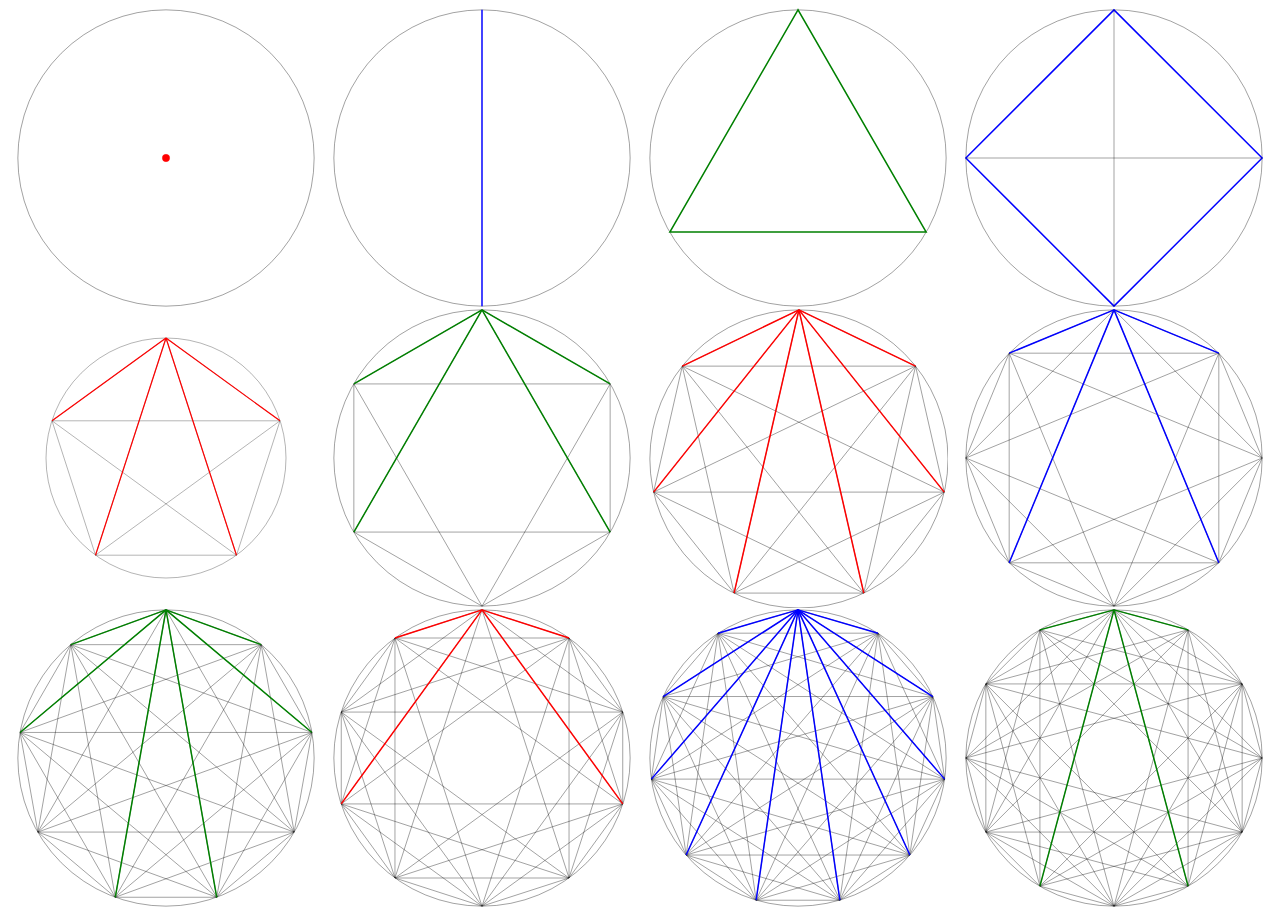
<file: index.html>
<!DOCTYPE html>
<html lang="en">
<head>
  <meta charset="UTF-8">
  <meta name="viewport" content="width=device-width, initial-scale=1.0">
  <title>EA-SVG</title>
  <!-- <link rel="stylesheet" href="hermetica.css"> -->
  <!-- <link rel="stylesheet" href="styles.css"> -->
  <base target="_parent">
  <style>
    object {
      overflow: hidden;
      height: auto;
    }
    #circles {
      display: flex;
      flex-wrap: wrap;
      justify-content: space-around;
    }
    #circles object {
      /* border: 1px solid black; */
      max-height: 60vh;
      width: 300px;
    }
    #rays {
      display: flex;
      justify-content: space-around;
    }
    #rays object {
      width: 30%;
    }
  </style>
</head>
<body>

<!-- <form id="choices" name="choices">
<fieldset data-role="controlgroup">
  <legend>Map options:</legend>

  <input type="radio" name="mapChoice" id="rays-button" value="choice-1" checked="checked">
  <label for="rays-button">Seven rays</label>

  <input type="radio" name="mapChoice" id="planets-button" value="choice-2">
  <label for="planets-button">Sacred planets</label>

  <input type="radio" name="mapChoice" id="nonsacred-button" value="choice-3">
  <label for="nonsacred-button">Non-sacred planets</label>
</fieldset>
</form> -->

<!-- <br>

<p class="astro">abcdefghijklmno<br>pqrstuvwxyz<br>1234567890</p>
<p class="astro">ABCDEFGHIJKLMNO<br>PQRSTUVWXYZ</p>

<br> -->


<!-- 
  set width to less than 600px for portrait mode (svg js kicks in)
  set width to larger than 600px for landscape mode 
-->

<!-- <object data="triangles/first.svg"></object>
<object width="188px" data="triangles/first.svg"></object>
<img src="triangles/ray1-triangle.png"> -->

<section id="circles">
<!-- <object type="image/svg+xml" data="triangles/first.svg"></object> -->
  <object type="image/svg+xml" data="circles/conjunction.svg"></object>
  <object type="image/svg+xml" data="circles/opposition.svg"></object>
  <object type="image/svg+xml" data="circles/trine.svg"></object>
  <object type="image/svg+xml" data="circles/square.svg"></object>
  <object type="image/svg+xml" data="circles/quintile.svg"></object>
  <object type="image/svg+xml" data="circles/sextile.svg"></object>
  <object type="image/svg+xml" data="circles/septile.svg"></object>
  <object type="image/svg+xml" data="circles/octile.svg"></object>
  <object type="image/svg+xml" data="circles/novile.svg"></object>
  <object type="image/svg+xml" data="circles/decile.svg"></object>
  <object type="image/svg+xml" data="circles/hendecile.svg"></object>
  <object type="image/svg+xml" data="circles/dodecile.svg"></object>
</section>


<!-- <section id="rays">
  <object id="diagram" type="image/svg+xml" data="rays-V.svg"></object>
  <object id="diagram" type="image/svg+xml" data="non-sacreds-V.svg"></object>
  <object id="diagram" type="image/svg+xml" data="sacred-planets-V.svg"></object>
</section> -->

<!-- 
<object id="diagram" type="image/svg+xml" data="rays-H.svg"></object>

<object id="diagram" width="400" type="image/svg+xml" data="rays-H.svg"></object>

<object id="diagram" width="700" type="image/svg+xml" data="rays-H.svg"></object>

<object id="diagram" width="100%" type="image/svg+xml" data="rays-H.svg"></object> -->


<!-- <script>
  window.onload = function() {
    const obje = document.getElementById("diagram");
    const svgDoc = obje.contentDocument;
    svgDoc.querySelector(".ray-2-non-sun").style.fill = "yellow";
  };
</script> -->



<!-- <br>
<br>

<span class="hermetica-A007-scorpio"></span> -->


<!-- <script src="scripts.js"></script> -->
</body>
</html>
</file>
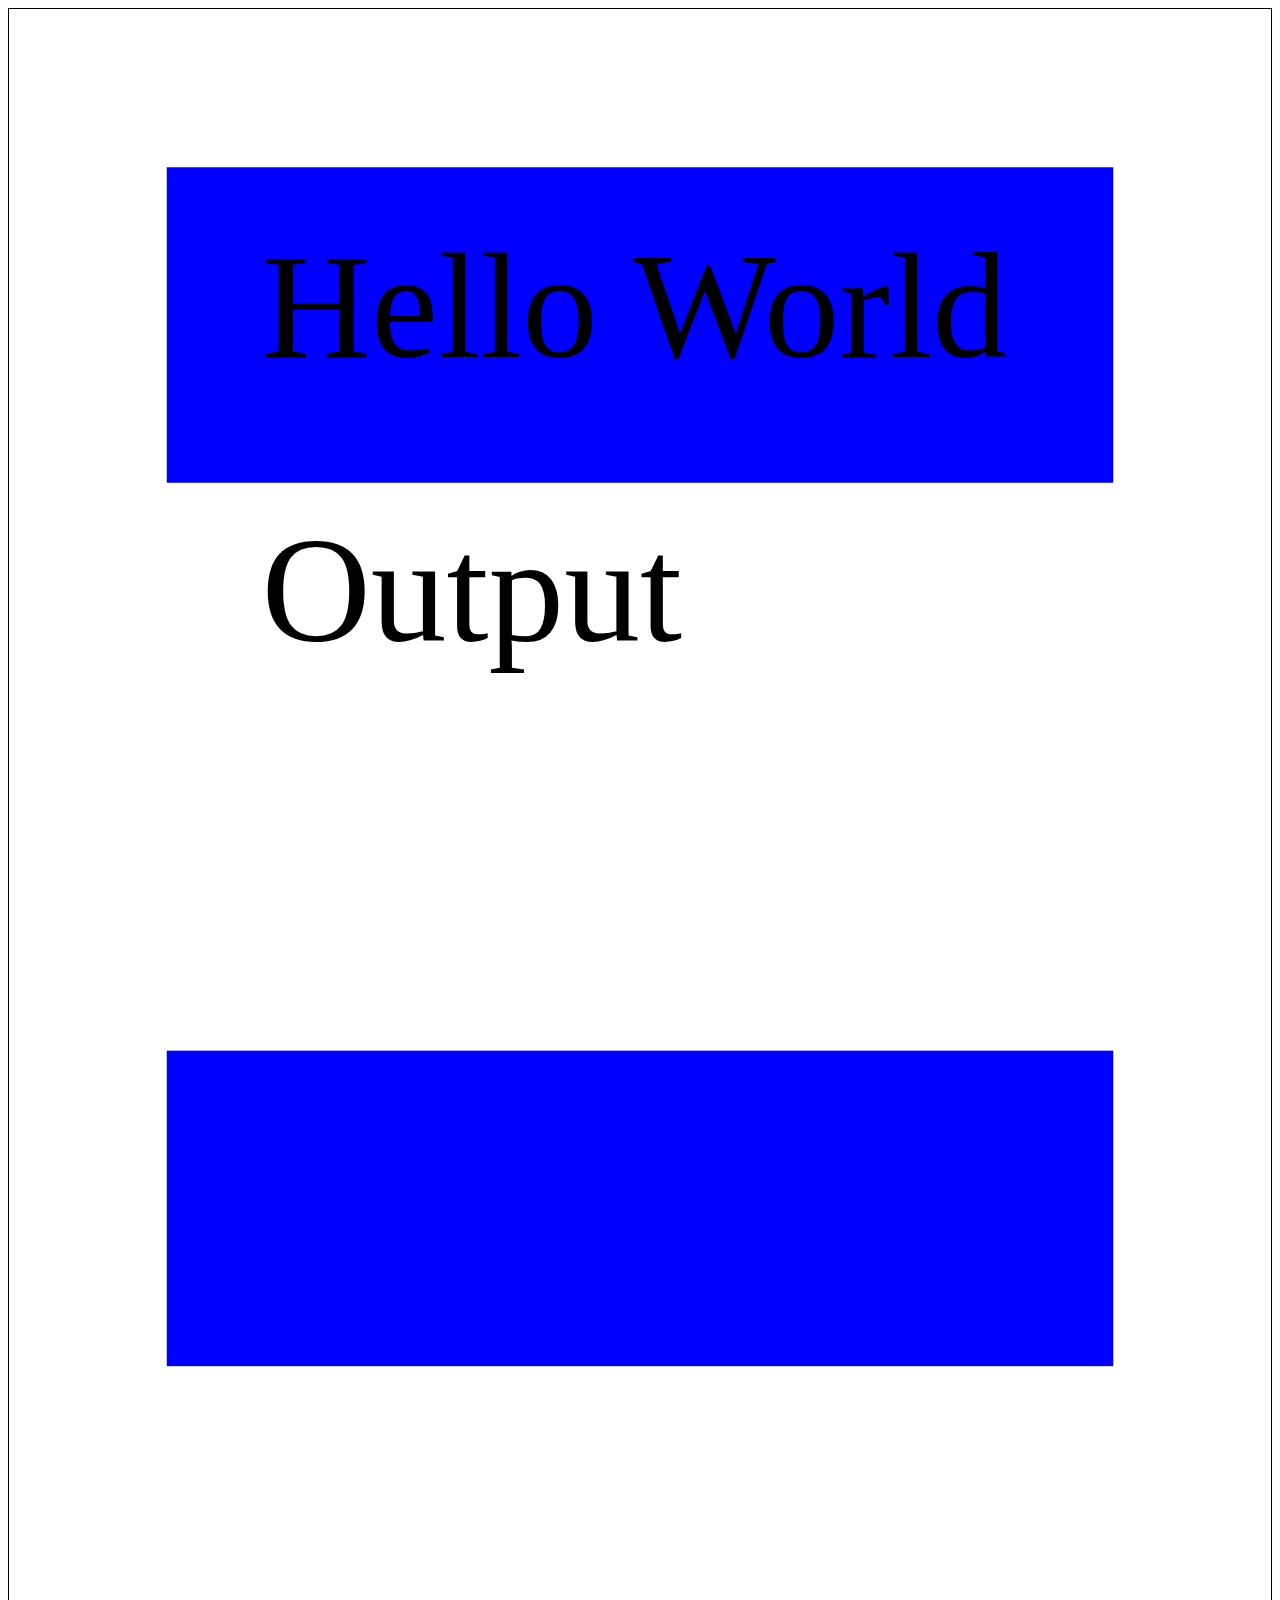
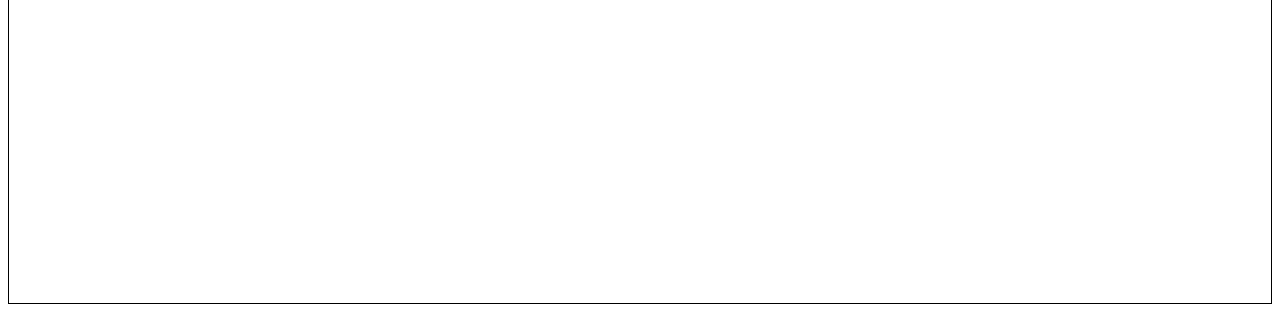
<file: demo.html>
<!DOCTYPE html>
<html lang="en">
<head>
  <meta charset="UTF-8">
  <meta name="viewport" content="width=device-width, initial-scale=1.0">
  <title>SVG-Demo</title>
</head>
<body>


  <object data="demo.svg"></object>


</body>
</html>
</file>
<file: hermetica.css>
@font-face {
  font-family: 'Hermetica';
  src:  url('fonts/Hermetica.eot?bmiu5m');
  src:  url('fonts/Hermetica.eot?bmiu5m#iefix') format('embedded-opentype'),
    url('fonts/Hermetica.ttf?bmiu5m') format('truetype'),
    url('fonts/Hermetica.woff?bmiu5m') format('woff'),
    url('fonts/Hermetica.svg?bmiu5m#Hermetica') format('svg');
  font-weight: normal;
  font-style: normal;
}

[class^="hermetica-"], [class*=" hermetica-"] {
  font-family: 'Hermetica' !important;
  speak: none;
  font-style: normal;
  font-weight: normal;
  font-variant: normal;
  text-transform: none;
  line-height: 1;
  -webkit-font-smoothing: antialiased;
  -moz-osx-font-smoothing: grayscale;
}

.hermetica-R000-scientology_symbol:before {
  content: "\e900";
}
.hermetica-R001-scientology_cross:before {
  content: "\e902";
}
.hermetica-R002-dianetics:before {
  content: "\e903";
}
.hermetica-R003-infinite_dianetics:before {
  content: "\e904";
}
.hermetica-R004-operating_thetan:before {
  content: "\e905";
}
.hermetica-R005-church_of_spiritual_technology:before {
  content: "\e906";
}
.hermetica-R006-raelian_star:before {
  content: "\e907";
}
.hermetica-R007-raelian_star_alt:before {
  content: "\e908";
}
.hermetica-Q000-dry_town:before {
  content: "\e909";
}
.hermetica-Q001-arrested_on_site:before {
  content: "\e90a";
}
.hermetica-Q002-police_active:before {
  content: "\e90b";
}
.hermetica-Q003-crime_committed:before {
  content: "\e90c";
}
.hermetica-Q004-dishonest_person:before {
  content: "\e90d";
}
.hermetica-Q005-barking_dog:before {
  content: "\e90e";
}
.hermetica-Q006-gentleman_lives_here:before {
  content: "\e90f";
}
.hermetica-Q007-this_way:before {
  content: "\e910";
}
.hermetica-Q008-dont_go_this_way:before {
  content: "\e911";
}
.hermetica-Q009-handouts:before {
  content: "\e912";
}
.hermetica-Q010-good_road:before {
  content: "\e913";
}
.hermetica-Q011-owner_is_in:before {
  content: "\e914";
}
.hermetica-Q012-owner_is_out:before {
  content: "\e915";
}
.hermetica-Q013-dangerous_neighborhood:before {
  content: "\e916";
}
.hermetica-Q014-jail:before {
  content: "\e917";
}
.hermetica-Q015-man_with_gun:before {
  content: "\e918";
}
.hermetica-Q016-this_is_the_place:before {
  content: "\e919";
}
.hermetica-Q017-ill_tempered_man:before {
  content: "\e91a";
}
.hermetica-Q018-a_beating_awaits:before {
  content: "\e91b";
}
.hermetica-Q019-food_for_work:before {
  content: "\e91c";
}
.hermetica-Q020-policeman:before {
  content: "\e91d";
}
.hermetica-Q021-keep_quiet:before {
  content: "\e91e";
}
.hermetica-Q022-hold_your_tongue:before {
  content: "\e91f";
}
.hermetica-Q023-bad_water:before {
  content: "\e920";
}
.hermetica-Q024-kind_old_lady:before {
  content: "\e921";
}
.hermetica-P000-lemniscate:before {
  content: "\e922";
}
.hermetica-P001-lemniscate_interlaced:before {
  content: "\e923";
}
.hermetica-P002-international_prohibition_symbol:before {
  content: "\e924";
}
.hermetica-P003-club:before {
  content: "\e925";
}
.hermetica-P004-heart:before {
  content: "\e926";
}
.hermetica-P005-spade:before {
  content: "\e927";
}
.hermetica-P006-diamond:before {
  content: "\e928";
}
.hermetica-P007-peace_sign:before {
  content: "\e929";
}
.hermetica-P008-asterisk:before {
  content: "\e92a";
}
.hermetica-P009-fleur_de_lis:before {
  content: "\e901";
}
.hermetica-P010-hammer_and_sickle:before {
  content: "\e92b";
}
.hermetica-P011-tudor_rose:before {
  content: "\e92c";
}
.hermetica-P012-gordian_knot:before {
  content: "\e92d";
}
.hermetica-P013-biohazard:before {
  content: "\e92e";
}
.hermetica-P014-recycle:before {
  content: "\e92f";
}
.hermetica-P015-quincunx:before {
  content: "\e930";
}
.hermetica-P016-red_cross:before {
  content: "\e931";
}
.hermetica-P017-currency:before {
  content: "\e932";
}
.hermetica-P018-standby:before {
  content: "\e933";
}
.hermetica-P019-wifi:before {
  content: "\e934";
}
.hermetica-P020-bluetooth:before {
  content: "\e935";
}
.hermetica-P021-intersex:before {
  content: "\e936";
}
.hermetica-P022-transgender:before {
  content: "\e937";
}
.hermetica-P023-international_symbol_of_access:before {
  content: "\e938";
}
.hermetica-P024-love_symbol_no_2:before {
  content: "\e939";
}
.hermetica-P025-owl_cave:before {
  content: "\e93a";
}
.hermetica-P026-whirling_log:before {
  content: "\e93b";
}
.hermetica-P027-zia:before {
  content: "\e93c";
}
.hermetica-P028-healers_hand:before {
  content: "\e93d";
}
.hermetica-P029-uname:before {
  content: "\e93e";
}
.hermetica-P030-hunab_ku:before {
  content: "\e93f";
}
.hermetica-P031-thunderbird:before {
  content: "\e940";
}
.hermetica-P032-great_spirit:before {
  content: "\e941";
}
.hermetica-P033-hope:before {
  content: "\e942";
}
.hermetica-O000-square_and_compass:before {
  content: "\ec03";
}
.hermetica-O001-triple_tau:before {
  content: "\ec04";
}
.hermetica-O002-masonic_trowel:before {
  content: "\ec05";
}
.hermetica-O003-mason_mark:before {
  content: "\ec06";
}
.hermetica-O004-mason_mark_alt:before {
  content: "\ec07";
}
.hermetica-O005-mason_mark_alt_2:before {
  content: "\ec08";
}
.hermetica-O006-mason_mark_alt_3:before {
  content: "\ec09";
}
.hermetica-O007-mason_mark_alt_4:before {
  content: "\ec0a";
}
.hermetica-O008-mason_mark_alt_5:before {
  content: "\ec0b";
}
.hermetica-O009-mason_mark_alt_6:before {
  content: "\ec0c";
}
.hermetica-O010-mason_mark_alt_7:before {
  content: "\ec0d";
}
.hermetica-P034-borromean_hexagram:before {
  content: "\e943";
}
.hermetica-N000-processean_cross:before {
  content: "\e944";
}
.hermetica-N001-psychick_cross:before {
  content: "\e945";
}
.hermetica-N002-mormon_choose_the_right:before {
  content: "\e946";
}
.hermetica-N003-ek_symbol:before {
  content: "\e947";
}
.hermetica-N004-hand_of_eris:before {
  content: "\e948";
}
.hermetica-N005-discordian_mandala:before {
  content: "\e949";
}
.hermetica-N006-church_of_body_modification:before {
  content: "\e94a";
}
.hermetica-N007-dudeism:before {
  content: "\e94b";
}
.hermetica-N008-brahma_kumaris:before {
  content: "\e94c";
}
.hermetica-N009-rerikhism:before {
  content: "\e94d";
}
.hermetica-N010-tiandism:before {
  content: "\e94e";
}
.hermetica-N011-synanon:before {
  content: "\e94f";
}
.hermetica-N012-cross_of_questioning:before {
  content: "\e950";
}
.hermetica-N013-open_source_judaism:before {
  content: "\e951";
}
.hermetica-N014-branch_davidian_star:before {
  content: "\e952";
}
.hermetica-N015-church_of_the_flying_spaghetti_monster:before {
  content: "\e953";
}
.hermetica-N016-transhumanism:before {
  content: "\e954";
}
.hermetica-N017-yoism:before {
  content: "\e955";
}
.hermetica-N018-deist_cross:before {
  content: "\e956";
}
.hermetica-N019-sinister_order_of_nine_angles:before {
  content: "\e957";
}
.hermetica-N020-order_of_nine_angles_cross:before {
  content: "\e958";
}
.hermetica-N021-golden_dawn_peoples_association:before {
  content: "\e959";
}
.hermetica-N022-veganarchy:before {
  content: "\e95a";
}
.hermetica-N023-anarchy:before {
  content: "\e95b";
}
.hermetica-N024-anarchism:before {
  content: "\e95c";
}
.hermetica-N025-symbionese_liberation_army:before {
  content: "\e95d";
}
.hermetica-N026-fatherland_and_liberty_national_front:before {
  content: "\e95e";
}
.hermetica-N027-femen:before {
  content: "\e95f";
}
.hermetica-N028-alcoholics_anonymous:before {
  content: "\e960";
}
.hermetica-N029-nihilism:before {
  content: "\e961";
}
.hermetica-N030-therianthropy:before {
  content: "\e962";
}
.hermetica-N031-phi_paw:before {
  content: "\e963";
}
.hermetica-N032-sphere_of_deiwos:before {
  content: "\e964";
}
.hermetica-M000-khanda:before {
  content: "\e965";
}
.hermetica-M001-ik_onkar:before {
  content: "\e966";
}
.hermetica-M002-star_of_lakshmi:before {
  content: "\e967";
}
.hermetica-M003-aum:before {
  content: "\e968";
}
.hermetica-M004-srivatsa:before {
  content: "\e969";
}
.hermetica-M005-dharmachakra:before {
  content: "\e96a";
}
.hermetica-M006-gaurmatsya:before {
  content: "\e96b";
}
.hermetica-M007-shankha:before {
  content: "\e96c";
}
.hermetica-M008-padma:before {
  content: "\e96d";
}
.hermetica-M009-bumpa:before {
  content: "\e96e";
}
.hermetica-M010-chataratna:before {
  content: "\e96f";
}
.hermetica-M011-dhvaja:before {
  content: "\e970";
}
.hermetica-M012-vajra:before {
  content: "\e971";
}
.hermetica-M013-vajra_double:before {
  content: "\e972";
}
.hermetica-M014-kartika:before {
  content: "\e973";
}
.hermetica-M015-gankyil:before {
  content: "\e974";
}
.hermetica-M016-taegeuk:before {
  content: "\e975";
}
.hermetica-M017-chondogyo:before {
  content: "\e976";
}
.hermetica-M018-taijitu:before {
  content: "\e977";
}
.hermetica-M019-mitsudomoe:before {
  content: "\e978";
}
.hermetica-M020-kikumon:before {
  content: "\e979";
}
.hermetica-M021-torii:before {
  content: "\e97a";
}
.hermetica-M022-hundun:before {
  content: "\e97b";
}
.hermetica-M023-yiguandao:before {
  content: "\e97c";
}
.hermetica-M024-kun:before {
  content: "\e97d";
}
.hermetica-M025-gen:before {
  content: "\e97e";
}
.hermetica-M026-kan:before {
  content: "\e97f";
}
.hermetica-M027-xun:before {
  content: "\e980";
}
.hermetica-M028-zhen:before {
  content: "\e981";
}
.hermetica-M029-li:before {
  content: "\e982";
}
.hermetica-M030-dui:before {
  content: "\e983";
}
.hermetica-M031-qian:before {
  content: "\e984";
}
.hermetica-M032-lu:before {
  content: "\e985";
}
.hermetica-M033-daesun_jinrihoe:before {
  content: "\e986";
}
.hermetica-M034-yamabishi:before {
  content: "\e987";
}
.hermetica-M035-svastika:before {
  content: "\e988";
}
.hermetica-L000-baal:before {
  content: "\e989";
}
.hermetica-L001-inanna:before {
  content: "\e98a";
}
.hermetica-L002-munus:before {
  content: "\e98b";
}
.hermetica-L003-anu:before {
  content: "\e98c";
}
.hermetica-L004-shamash:before {
  content: "\e98d";
}
.hermetica-L005-sebitti:before {
  content: "\e98e";
}
.hermetica-L006-staff_of_ishkur:before {
  content: "\e98f";
}
.hermetica-L007-ninkhursag:before {
  content: "\e990";
}
.hermetica-L008-nusku:before {
  content: "\e991";
}
.hermetica-L009-bahai_star:before {
  content: "\e992";
}
.hermetica-L010-star_and_crescent:before {
  content: "\e993";
}
.hermetica-L011-barakat_mohammed:before {
  content: "\e994";
}
.hermetica-L012-khatim:before {
  content: "\e995";
}
.hermetica-L013-rub_el_hizb:before {
  content: "\e996";
}
.hermetica-L014-chamsa:before {
  content: "\e997";
}
.hermetica-L015-chamsa_alt:before {
  content: "\e998";
}
.hermetica-L016-etz_chaiim:before {
  content: "\e999";
}
.hermetica-L017-menorah:before {
  content: "\e99a";
}
.hermetica-L018-magen_david:before {
  content: "\e99b";
}
.hermetica-L019-asheret_hadibroth:before {
  content: "\e99c";
}
.hermetica-L020-torah:before {
  content: "\e99d";
}
.hermetica-L021-shofar:before {
  content: "\e99e";
}
.hermetica-L022-merkaba:before {
  content: "\e99f";
}
.hermetica-L023-yaz:before {
  content: "\e9a0";
}
.hermetica-L024-berber_evil_eye:before {
  content: "\e9a1";
}
.hermetica-L025-berber_crow:before {
  content: "\e9a2";
}
.hermetica-L026-berber_spider:before {
  content: "\e9a3";
}
.hermetica-L027-arevakhach:before {
  content: "\e9a4";
}
.hermetica-L028-ingush_solar_emblem:before {
  content: "\e9a5";
}
.hermetica-L029-druze_star:before {
  content: "\e9a6";
}
.hermetica-K000-ankh:before {
  content: "\e9a7";
}
.hermetica-K001-khephra:before {
  content: "\e9a8";
}
.hermetica-K002-uraeus:before {
  content: "\e9a9";
}
.hermetica-K003-wedjat:before {
  content: "\e9aa";
}
.hermetica-K004-djed:before {
  content: "\e9ab";
}
.hermetica-K005-djew:before {
  content: "\e9ac";
}
.hermetica-K006-akhet:before {
  content: "\e9ad";
}
.hermetica-K007-ieb:before {
  content: "\e9ae";
}
.hermetica-K008-shen:before {
  content: "\e9af";
}
.hermetica-K009-shut:before {
  content: "\e9b0";
}
.hermetica-K010-sa:before {
  content: "\e9b1";
}
.hermetica-K011-amenta:before {
  content: "\e9b2";
}
.hermetica-K012-was:before {
  content: "\e9b3";
}
.hermetica-K013-ka:before {
  content: "\e9b4";
}
.hermetica-K014-seba:before {
  content: "\e9b5";
}
.hermetica-K015-duat:before {
  content: "\e9b6";
}
.hermetica-K016-neter:before {
  content: "\e9b7";
}
.hermetica-K017-sema:before {
  content: "\e9b8";
}
.hermetica-K018-sedge:before {
  content: "\e9b9";
}
.hermetica-K019-ha:before {
  content: "\e9ba";
}
.hermetica-K020-menat:before {
  content: "\e9bb";
}
.hermetica-K021-crook_and_flail:before {
  content: "\e9bc";
}
.hermetica-K022-tyet:before {
  content: "\e9bd";
}
.hermetica-J000-solomons_knot:before {
  content: "\e9be";
}
.hermetica-J001-quadruple_solomons_knot:before {
  content: "\e9bf";
}
.hermetica-J002-caduceus:before {
  content: "\e9c0";
}
.hermetica-J003-rod_of_asclepius:before {
  content: "\e9c1";
}
.hermetica-J004-labrys:before {
  content: "\e9c2";
}
.hermetica-J005-meandros:before {
  content: "\e9c3";
}
.hermetica-J006-meandros_small:before {
  content: "\e9c4";
}
.hermetica-J007-meandros_inverted:before {
  content: "\e9c5";
}
.hermetica-J008-meandros_double:before {
  content: "\e9c6";
}
.hermetica-J009-labyrinth:before {
  content: "\e9c7";
}
.hermetica-J010-hercules_knot:before {
  content: "\e9c8";
}
.hermetica-J011-orphic_egg:before {
  content: "\e9c9";
}
.hermetica-J012-oroboros:before {
  content: "\e9ca";
}
.hermetica-J013-tetraktys:before {
  content: "\e9cb";
}
.hermetica-J014-bowl_of_hygeia:before {
  content: "\e9cc";
}
.hermetica-J015-mano_fico:before {
  content: "\e9cd";
}
.hermetica-J016-strophalos:before {
  content: "\e9ce";
}
.hermetica-J017-tanit:before {
  content: "\e9cf";
}
.hermetica-J018-vergina_sol:before {
  content: "\e9d0";
}
.hermetica-J019-triangle_of_pythagoras:before {
  content: "\e9d1";
}
.hermetica-J020-pythagorean_pentacle:before {
  content: "\e9d2";
}
.hermetica-J021-gnostic_sun_sigil:before {
  content: "\e9d3";
}
.hermetica-J022-gnostic_serpent_wheel:before {
  content: "\e9d4";
}
.hermetica-J023-golden_spiral:before {
  content: "\e9d5";
}
.hermetica-J024-fasces:before {
  content: "\e9d6";
}
.hermetica-J025-rosa_camuna:before {
  content: "\e9d7";
}
.hermetica-J026-religio_romana:before {
  content: "\e9d8";
}
.hermetica-I000-druid_sigil:before {
  content: "\e9d9";
}
.hermetica-I001-awen:before {
  content: "\e9da";
}
.hermetica-I002-wheel_of_taranis:before {
  content: "\e9db";
}
.hermetica-I003-triquetra:before {
  content: "\e9dc";
}
.hermetica-I004-triquetra_alt:before {
  content: "\e9dd";
}
.hermetica-I005-interlaced_triquetra:before {
  content: "\e9de";
}
.hermetica-I006-triskelion:before {
  content: "\e9df";
}
.hermetica-I007-triskelion_alt:before {
  content: "\e9e0";
}
.hermetica-I008-triple_spiral:before {
  content: "\e9e1";
}
.hermetica-I009-double_spiral:before {
  content: "\e9e2";
}
.hermetica-I010-double_spiral_alt:before {
  content: "\e9e3";
}
.hermetica-I011-trilithion:before {
  content: "\e9e4";
}
.hermetica-I012-celtic_cross:before {
  content: "\e9e5";
}
.hermetica-I013-samhain:before {
  content: "\e9e6";
}
.hermetica-I014-yule:before {
  content: "\e9e7";
}
.hermetica-I015-imbolc:before {
  content: "\e9e8";
}
.hermetica-I016-ostara:before {
  content: "\e9e9";
}
.hermetica-I017-beltane:before {
  content: "\e9ea";
}
.hermetica-I018-lithe:before {
  content: "\e9eb";
}
.hermetica-I019-lammas:before {
  content: "\e9ec";
}
.hermetica-I020-mabon:before {
  content: "\e9ed";
}
.hermetica-I021-dara_knot:before {
  content: "\e9ee";
}
.hermetica-I022-infinite_cross:before {
  content: "\e9ef";
}
.hermetica-I023-bowen_cross:before {
  content: "\e9f0";
}
.hermetica-I024-lovers_knot_interlaced:before {
  content: "\e9f1";
}
.hermetica-I025-shield_knot_interlaced:before {
  content: "\e9f2";
}
.hermetica-I026-lauburu:before {
  content: "\e9f3";
}
.hermetica-I027-shamrock:before {
  content: "\e9f4";
}
.hermetica-H000-fern_flower:before {
  content: "\e9f5";
}
.hermetica-H001-perkonkrusts:before {
  content: "\e9f6";
}
.hermetica-H002-perkonkrusts_alt:before {
  content: "\e9f7";
}
.hermetica-H003-perkonkrusts_alt_2:before {
  content: "\e9f8";
}
.hermetica-H004-perkonkrusts_alt_3:before {
  content: "\e9f9";
}
.hermetica-H005-ugunskrusts:before {
  content: "\e9fa";
}
.hermetica-H006-menes:before {
  content: "\e9fb";
}
.hermetica-H007-dziviba:before {
  content: "\e9fc";
}
.hermetica-H008-dubultkrusts:before {
  content: "\e9fd";
}
.hermetica-H009-kolard:before {
  content: "\e9fe";
}
.hermetica-H010-ozolins:before {
  content: "\e9ff";
}
.hermetica-H011-maraskrusts:before {
  content: "\ea00";
}
.hermetica-H012-bogownik:before {
  content: "\ea01";
}
.hermetica-H013-wzechslawiec:before {
  content: "\ea02";
}
.hermetica-H014-dhata:before {
  content: "\ea03";
}
.hermetica-H015-rodovik:before {
  content: "\ea04";
}
.hermetica-H016-duchobor:before {
  content: "\ea05";
}
.hermetica-H017-dunija:before {
  content: "\ea06";
}
.hermetica-H018-usins:before {
  content: "\ea07";
}
.hermetica-H019-metenu:before {
  content: "\ea08";
}
.hermetica-H020-trejdeksnis:before {
  content: "\ea09";
}
.hermetica-H021-martina:before {
  content: "\ea0a";
}
.hermetica-H022-jumis:before {
  content: "\ea0b";
}
.hermetica-H023-kupalo:before {
  content: "\ea0c";
}
.hermetica-H024-krupitis:before {
  content: "\ea0d";
}
.hermetica-H025-zalktis:before {
  content: "\ea0e";
}
.hermetica-H026-sign_of_the_moon:before {
  content: "\ea0f";
}
.hermetica-H027-mara:before {
  content: "\ea10";
}
.hermetica-H028-laima:before {
  content: "\ea11";
}
.hermetica-H029-volos:before {
  content: "\ea12";
}
.hermetica-H030-krysen:before {
  content: "\ea13";
}
.hermetica-H031-jana:before {
  content: "\ea14";
}
.hermetica-H032-dieva:before {
  content: "\ea15";
}
.hermetica-H033-zvaigzne:before {
  content: "\ea16";
}
.hermetica-H034-saule:before {
  content: "\ea17";
}
.hermetica-H035-saules_alt:before {
  content: "\ea18";
}
.hermetica-H036-saule_alt_2:before {
  content: "\ea19";
}
.hermetica-H037-kolovrat:before {
  content: "\ea1a";
}
.hermetica-H038_kolovrat_alt:before {
  content: "\ea1b";
}
.hermetica-H039-kolovrat_alt_2:before {
  content: "\ea1c";
}
.hermetica-H040-auseklis:before {
  content: "\ea1d";
}
.hermetica-H041-auseklis_interlaced:before {
  content: "\ea1e";
}
.hermetica-H042-auseklis_alt:before {
  content: "\ea1f";
}
.hermetica-H043-lunula:before {
  content: "\ea20";
}
.hermetica-H044-lunula_double:before {
  content: "\ea21";
}
.hermetica-H045-gromoviti_znaci:before {
  content: "\ea22";
}
.hermetica-H046-gromoviti_znaci_alt:before {
  content: "\ea23";
}
.hermetica-H047-belobog:before {
  content: "\ea24";
}
.hermetica-H048-svarog:before {
  content: "\ea25";
}
.hermetica-H049-swadziebnik:before {
  content: "\ea26";
}
.hermetica-H050-slavic_tree_of_life:before {
  content: "\ea27";
}
.hermetica-H051-dadzbog:before {
  content: "\ea28";
}
.hermetica-H052-romuva:before {
  content: "\ea29";
}
.hermetica-H053-vattisen_yaly:before {
  content: "\ea2a";
}
.hermetica-H054-crimean_tatar_tamga:before {
  content: "\ea2b";
}
.hermetica-H055-tryzub:before {
  content: "\ea2c";
}
.hermetica-H056-redos_ratas:before {
  content: "\ea2d";
}
.hermetica-H057-druwi_redos_ratas:before {
  content: "\ea2e";
}
.hermetica-G000-fehu:before {
  content: "\ea2f";
}
.hermetica-G001-uruz:before {
  content: "\ea30";
}
.hermetica-G002-thurisaz:before {
  content: "\ea31";
}
.hermetica-G003-ansuz:before {
  content: "\ea32";
}
.hermetica-G004-raitho:before {
  content: "\ea33";
}
.hermetica-G005-kaunaz:before {
  content: "\ea34";
}
.hermetica-G006-gebo:before {
  content: "\ea35";
}
.hermetica-G007-wunjo:before {
  content: "\ea36";
}
.hermetica-G008-hagalaz:before {
  content: "\ea37";
}
.hermetica-G009-hagalaz_alt:before {
  content: "\ea38";
}
.hermetica-G010-nauthiz:before {
  content: "\ea39";
}
.hermetica-G011-isa:before {
  content: "\ea3a";
}
.hermetica-G012-jera:before {
  content: "\ea3b";
}
.hermetica-G013-eihwaz:before {
  content: "\ea3c";
}
.hermetica-G014-perthro:before {
  content: "\ea3d";
}
.hermetica-G015-algiz:before {
  content: "\ea3e";
}
.hermetica-G016-sowilo:before {
  content: "\ea3f";
}
.hermetica-G017-tiwaz:before {
  content: "\ea40";
}
.hermetica-G018-berkano:before {
  content: "\ea41";
}
.hermetica-G019-ehwaz:before {
  content: "\ea42";
}
.hermetica-G020-mannaz:before {
  content: "\ea43";
}
.hermetica-G021-laguz:before {
  content: "\ea44";
}
.hermetica-G022-inguz:before {
  content: "\ea45";
}
.hermetica-G023-dagaz:before {
  content: "\ea46";
}
.hermetica-G024-othala:before {
  content: "\ea47";
}
.hermetica-G025-swastika:before {
  content: "\ea48";
}
.hermetica-G026-swastika_bent:before {
  content: "\ea49";
}
.hermetica-G027-swastika_alt:before {
  content: "\ea4a";
}
.hermetica-G028-wolfsangel:before {
  content: "\ea4b";
}
.hermetica-G029-wolfsangel_alt:before {
  content: "\ea4c";
}
.hermetica-G030-odins_horn:before {
  content: "\ea4d";
}
.hermetica-G031-mjolnir:before {
  content: "\ea4e";
}
.hermetica-G032-gungnir:before {
  content: "\ea4f";
}
.hermetica-G033-gungnir_alt:before {
  content: "\ea50";
}
.hermetica-G034-irminsul:before {
  content: "\ea51";
}
.hermetica-G035-gapaldur:before {
  content: "\ea52";
}
.hermetica-G036-donderbezem:before {
  content: "\ea53";
}
.hermetica-G037-shield_knot:before {
  content: "\ea54";
}
.hermetica-G038-shield_knot_interlaced:before {
  content: "\ea55";
}
.hermetica-G039-shield_knot_round:before {
  content: "\ea56";
}
.hermetica-G040-valknut:before {
  content: "\ea57";
}
.hermetica-G041-valknut_unicursal:before {
  content: "\ea58";
}
.hermetica-G042-triceps:before {
  content: "\ea59";
}
.hermetica-G043-trystyka:before {
  content: "\ea5a";
}
.hermetica-G044-triskele:before {
  content: "\ea5b";
}
.hermetica-G045-sonnenrad:before {
  content: "\ea5c";
}
.hermetica-G046-sonnenkreuz:before {
  content: "\ea5d";
}
.hermetica-G047-troll_cross:before {
  content: "\ea5e";
}
.hermetica-G048-wolf_cross:before {
  content: "\ea5f";
}
.hermetica-G049-symbol_of_the_vehmic_courts:before {
  content: "\ea60";
}
.hermetica-G050-tursansydaan:before {
  content: "\ea61";
}
.hermetica-G051-questenbaum:before {
  content: "\ea62";
}
.hermetica-G052-web_of_wyrd:before {
  content: "\ea63";
}
.hermetica-G053-web_of_wyrd_round:before {
  content: "\ea64";
}
.hermetica-G054-order_of_the_jarls_of_baeldur:before {
  content: "\ea65";
}
.hermetica-G055-forn_sidr:before {
  content: "\ea66";
}
.hermetica-G056-beaivi:before {
  content: "\ea67";
}
.hermetica-G057-dragons_eye:before {
  content: "\ea68";
}
.hermetica-G058-fire_eye:before {
  content: "\ea69";
}
.hermetica-F000-triangle_of_art:before {
  content: "\ea6a";
}
.hermetica-F001-eye_of_providence:before {
  content: "\ea6b";
}
.hermetica-F002-seal_of_solomon:before {
  content: "\ea6c";
}
.hermetica-F003-seal_of_melchizidek:before {
  content: "\ea6d";
}
.hermetica-F004-triple_goddess:before {
  content: "\ea6e";
}
.hermetica-F005-horned_god:before {
  content: "\ea6f";
}
.hermetica-F006-wheel_of_the_year:before {
  content: "\ea70";
}
.hermetica-F007-pentagram:before {
  content: "\ea71";
}
.hermetica-F008-pentagram_interlaced:before {
  content: "\ea72";
}
.hermetica-F009-pentagram_circumscribed:before {
  content: "\ea73";
}
.hermetica-F010-hexagram:before {
  content: "\ea74";
}
.hermetica-F011-hexagram_interlaced:before {
  content: "\ea75";
}
.hermetica-F012-hexagram_unicursal:before {
  content: "\ea76";
}
.hermetica-F013-hexagram_unicursal_interlaced:before {
  content: "\ea77";
}
.hermetica-F014-heptagram:before {
  content: "\ea78";
}
.hermetica-F015-heptagram_2:before {
  content: "\ea79";
}
.hermetica-F016-octagram:before {
  content: "\ea7a";
}
.hermetica-F017-octagram_2:before {
  content: "\ea7b";
}
.hermetica-F018-nonagram:before {
  content: "\ea7c";
}
.hermetica-F019-nonagram_2:before {
  content: "\ea7d";
}
.hermetica-F020-decagram:before {
  content: "\ea7e";
}
.hermetica-F021-decagram_2:before {
  content: "\ea7f";
}
.hermetica-F022-decagram_3:before {
  content: "\ea80";
}
.hermetica-F023-decagram_4:before {
  content: "\ea81";
}
.hermetica-F024-unundecagram:before {
  content: "\ea82";
}
.hermetica-F025-unundecagram_2:before {
  content: "\ea83";
}
.hermetica-F026-unundecagram_3:before {
  content: "\ea84";
}
.hermetica-F027-dodecagram:before {
  content: "\ea85";
}
.hermetica-F028-dodecagram_2:before {
  content: "\ea86";
}
.hermetica-F029-dodecagram_3:before {
  content: "\ea87";
}
.hermetica-F030-monad_john_dee:before {
  content: "\ea88";
}
.hermetica-F031-enneagram:before {
  content: "\ea89";
}
.hermetica-F032-pentacle:before {
  content: "\ea8a";
}
.hermetica-F033-seal_saturn:before {
  content: "\ea8b";
}
.hermetica-F034-seal_jupiter:before {
  content: "\ea8c";
}
.hermetica-F035-seal_mars:before {
  content: "\ea8d";
}
.hermetica-F036-seal_sun:before {
  content: "\ea8e";
}
.hermetica-F037-seal_venus:before {
  content: "\ea8f";
}
.hermetica-F038-seal_mercury:before {
  content: "\ea90";
}
.hermetica-F039-seal_moon:before {
  content: "\ea91";
}
.hermetica-F040-sigil_lucifer:before {
  content: "\ea92";
}
.hermetica-F041-nazar:before {
  content: "\ea93";
}
.hermetica-F042-sigil_chaos:before {
  content: "\ea94";
}
.hermetica-F043-rosy_cross:before {
  content: "\ea95";
}
.hermetica-F044-seax_wicca:before {
  content: "\ea96";
}
.hermetica-F045-via:before {
  content: "\ea97";
}
.hermetica-F046-populus:before {
  content: "\ea98";
}
.hermetica-F047-caput_draconis:before {
  content: "\ea99";
}
.hermetica-F048-cauda_draconis:before {
  content: "\ea9a";
}
.hermetica-F049-fortuna_major:before {
  content: "\ea9b";
}
.hermetica-F050-fortuna_minor:before {
  content: "\ea9c";
}
.hermetica-F051-acquistio:before {
  content: "\ea9d";
}
.hermetica-F052-amissio:before {
  content: "\ea9e";
}
.hermetica-F053-tristitia:before {
  content: "\ea9f";
}
.hermetica-F054-laetitia:before {
  content: "\eaa0";
}
.hermetica-F055-rubeus:before {
  content: "\eaa1";
}
.hermetica-F056-albus:before {
  content: "\eaa2";
}
.hermetica-F057-carcer:before {
  content: "\eaa3";
}
.hermetica-F058-conjunctio:before {
  content: "\eaa4";
}
.hermetica-F059-puella:before {
  content: "\eaa5";
}
.hermetica-F060-puer:before {
  content: "\eaa6";
}
.hermetica-E000-roman_cross:before {
  content: "\eaa7";
}
.hermetica-E001-vesica_pisces:before {
  content: "\eaa8";
}
.hermetica-E002-icthys:before {
  content: "\eaa9";
}
.hermetica-E003-auspice_maria:before {
  content: "\eaaa";
}
.hermetica-E004-mater_misericordia:before {
  content: "\eaab";
}
.hermetica-E005-lorraine_cross:before {
  content: "\eaac";
}
.hermetica-E006-patriarchal_cross:before {
  content: "\eaad";
}
.hermetica-E007-papal_cross:before {
  content: "\eaae";
}
.hermetica-E008-salem_cross:before {
  content: "\eaaf";
}
.hermetica-E009-st_ninos_cross:before {
  content: "\eab0";
}
.hermetica-E010-upsilon_cross:before {
  content: "\eab1";
}
.hermetica-E011-orthodox_cross:before {
  content: "\eab2";
}
.hermetica-E012-gnostic_cross:before {
  content: "\eab3";
}
.hermetica-E013-st_clements_cross:before {
  content: "\eab4";
}
.hermetica-E014-st_andrews_cross:before {
  content: "\eab5";
}
.hermetica-E015-tau_cross:before {
  content: "\eab6";
}
.hermetica-E016-shepherds_cross:before {
  content: "\eab7";
}
.hermetica-E017-neronic_cross:before {
  content: "\eab8";
}
.hermetica-E018-jerusalem_cross:before {
  content: "\eab9";
}
.hermetica-E019-maltese_cross:before {
  content: "\eaba";
}
.hermetica-E020-occitan_cross:before {
  content: "\eabb";
}
.hermetica-E021-florian_cross:before {
  content: "\eabc";
}
.hermetica-E022-canterbury_cross:before {
  content: "\eabd";
}
.hermetica-E023-labarum:before {
  content: "\eabe";
}
.hermetica-E024-staurogram:before {
  content: "\eabf";
}
.hermetica-E025-iota_chi:before {
  content: "\eac0";
}
.hermetica-E026-iota_eta:before {
  content: "\eac1";
}
.hermetica-E027-globus_cruciger:before {
  content: "\eac2";
}
.hermetica-E028-alpha_omega:before {
  content: "\eac3";
}
.hermetica-E029-borromean_rings:before {
  content: "\eac4";
}
.hermetica-E030-trefoil:before {
  content: "\eac5";
}
.hermetica-E031-quatrefoil:before {
  content: "\eac6";
}
.hermetica-E032-barbed_quatrefoil:before {
  content: "\eac7";
}
.hermetica-E033-cinquefoil:before {
  content: "\eac8";
}
.hermetica-E034-st_catherines_wheel:before {
  content: "\eac9";
}
.hermetica-E035-keys_of_st_peter:before {
  content: "\eaca";
}
.hermetica-E036-scutum_fidei:before {
  content: "\eacb";
}
.hermetica-E037-holy_trinity:before {
  content: "\eacc";
}
.hermetica-E038-holy_trinity_2:before {
  content: "\eacd";
}
.hermetica-E039-holy_trinity_3:before {
  content: "\eace";
}
.hermetica-E040-holy_trinity_4:before {
  content: "\eacf";
}
.hermetica-E041-holy_trinity_5:before {
  content: "\ead0";
}
.hermetica-E042-holy_trinity_6:before {
  content: "\ead1";
}
.hermetica-E043-salvation:before {
  content: "\ead2";
}
.hermetica-E044-chrisma:before {
  content: "\ead3";
}
.hermetica-E045-chalice_and_cross:before {
  content: "\ead4";
}
.hermetica-E046-christian_universalism:before {
  content: "\ead5";
}
.hermetica-E047-flaming_chalice:before {
  content: "\ead6";
}
.hermetica-E048-iesus_hominem_salvator:before {
  content: "\ead7";
}
.hermetica-E049-opus_dei:before {
  content: "\ead8";
}
.hermetica-E050-quaker_star:before {
  content: "\ead9";
}
.hermetica-E051-coptic_cross:before {
  content: "\eada";
}
.hermetica-E052-comatesque_quincunx:before {
  content: "\eadb";
}
.hermetica-E053-virgin_mary:before {
  content: "\eadc";
}
.hermetica-E054-feast_of_the_epiphany:before {
  content: "\eadd";
}
.hermetica-E055-feast_of_st_anthony:before {
  content: "\eade";
}
.hermetica-E056-feast_of_st_matthew:before {
  content: "\eadf";
}
.hermetica-E057-feast_of_the_annunciation:before {
  content: "\eae0";
}
.hermetica-E058-nativity_of_john_the_baptist:before {
  content: "\eae1";
}
.hermetica-E059-michelmas:before {
  content: "\eae2";
}
.hermetica-E060-feast_of_the_assumption:before {
  content: "\eae3";
}
.hermetica-E061-feast_of_tiburtius:before {
  content: "\eae4";
}
.hermetica-E062-all_saints_day:before {
  content: "\eae5";
}
.hermetica-E063-feast_of_the_circumcision:before {
  content: "\eae6";
}
.hermetica-E064-feast_of_st_catherine:before {
  content: "\eae7";
}
.hermetica-E065-feast_of_st_valentine:before {
  content: "\eae8";
}
.hermetica-E066-christmas_day:before {
  content: "\eae9";
}
.hermetica-E067-pentecostal_cross:before {
  content: "\eaea";
}
.hermetica-D000-fire:before {
  content: "\eaeb";
}
.hermetica-D001-water:before {
  content: "\eaec";
}
.hermetica-D002-air:before {
  content: "\eaed";
}
.hermetica-D003-earth:before {
  content: "\eaee";
}
.hermetica-D004-akasha:before {
  content: "\eaef";
}
.hermetica-D005-blood:before {
  content: "\eaf0";
}
.hermetica-D006-sulfur:before {
  content: "\eaf1";
}
.hermetica-D007-sulfur_alt:before {
  content: "\eaf2";
}
.hermetica-D008-philosophers_sulfur:before {
  content: "\eaf3";
}
.hermetica-D009-magnesium:before {
  content: "\eaf4";
}
.hermetica-D010-red_arsenic:before {
  content: "\eaf5";
}
.hermetica-D011-white_arsenic:before {
  content: "\eaf6";
}
.hermetica-D012-realgar:before {
  content: "\eaf7";
}
.hermetica-D013-realgar_alt:before {
  content: "\eaf8";
}
.hermetica-D014-phosphorus:before {
  content: "\eaf9";
}
.hermetica-D015-cinnabar:before {
  content: "\eafa";
}
.hermetica-D016-potash:before {
  content: "\eafb";
}
.hermetica-D017-ash:before {
  content: "\eafc";
}
.hermetica-D018-aqua_vitae:before {
  content: "\eafd";
}
.hermetica-D019-aqua_regia:before {
  content: "\eafe";
}
.hermetica-D020-aqua_fortis:before {
  content: "\eaff";
}
.hermetica-D021-sal_ammoniac:before {
  content: "\eb00";
}
.hermetica-D022-gold_alt:before {
  content: "\eb01";
}
.hermetica-D023-gold_alt_2:before {
  content: "\eb02";
}
.hermetica-D024-gold_foil:before {
  content: "\eb03";
}
.hermetica-D025-aurum_pigmentum:before {
  content: "\eb04";
}
.hermetica-D026-silver_alt:before {
  content: "\eb05";
}
.hermetica-D027-silver_alt_2:before {
  content: "\eb06";
}
.hermetica-D028-platinum:before {
  content: "\eb07";
}
.hermetica-D029-cobalt:before {
  content: "\eb08";
}
.hermetica-D030-magnetic_iron:before {
  content: "\eb09";
}
.hermetica-D031-lead_alt:before {
  content: "\eb0a";
}
.hermetica-D032-zinc:before {
  content: "\eb0b";
}
.hermetica-D033-zinc_oxide:before {
  content: "\eb0c";
}
.hermetica-D034-steel:before {
  content: "\eb0d";
}
.hermetica-D035-nickel:before {
  content: "\eb0e";
}
.hermetica-D036-metal:before {
  content: "\eb0f";
}
.hermetica-D037-aurichalcum:before {
  content: "\eb10";
}
.hermetica-D038-bismuth:before {
  content: "\eb11";
}
.hermetica-D039-marcasite:before {
  content: "\eb12";
}
.hermetica-D040-borax:before {
  content: "\eb13";
}
.hermetica-D041-borax_alt:before {
  content: "\eb14";
}
.hermetica-D042-cinder:before {
  content: "\eb15";
}
.hermetica-D043-antimony:before {
  content: "\eb16";
}
.hermetica-D044-antimony_oxide:before {
  content: "\eb17";
}
.hermetica-D045-hepar_calcis:before {
  content: "\eb18";
}
.hermetica-D046-terra_ponderosa:before {
  content: "\eb19";
}
.hermetica-D047-vitriol:before {
  content: "\eb1a";
}
.hermetica-D048-red_vitriol:before {
  content: "\eb1b";
}
.hermetica-D049-blue_vitriol:before {
  content: "\eb1c";
}
.hermetica-D050-iron_vitriol:before {
  content: "\eb1d";
}
.hermetica-D051-oil_of_vitriol:before {
  content: "\eb1e";
}
.hermetica-D052-oil:before {
  content: "\eb1f";
}
.hermetica-D053-soap:before {
  content: "\eb20";
}
.hermetica-D054-calcinated_copper:before {
  content: "\eb21";
}
.hermetica-D055-cuprum_arsenicatum:before {
  content: "\eb22";
}
.hermetica-D056-arsenic_acid:before {
  content: "\eb23";
}
.hermetica-D057-sal_alcalinus:before {
  content: "\eb24";
}
.hermetica-D058-salt_water:before {
  content: "\eb25";
}
.hermetica-D059-salprapuratum:before {
  content: "\eb26";
}
.hermetica-D060-lithargirium:before {
  content: "\eb27";
}
.hermetica-D061-lye:before {
  content: "\eb28";
}
.hermetica-D062-lime:before {
  content: "\eb29";
}
.hermetica-D063-quicklime:before {
  content: "\eb2a";
}
.hermetica-D064-clay:before {
  content: "\eb2b";
}
.hermetica-D065-stone:before {
  content: "\eb2c";
}
.hermetica-D066-rock_salt:before {
  content: "\eb2d";
}
.hermetica-D067-lapis_lazuli:before {
  content: "\eb2e";
}
.hermetica-D068-wood:before {
  content: "\eb2f";
}
.hermetica-D069-sand:before {
  content: "\eb30";
}
.hermetica-D070-gravel:before {
  content: "\eb31";
}
.hermetica-D071-vinegar:before {
  content: "\eb32";
}
.hermetica-D072-distilled_vinegar:before {
  content: "\eb33";
}
.hermetica-D073-hematite:before {
  content: "\eb34";
}
.hermetica-D074-liquor:before {
  content: "\eb35";
}
.hermetica-D075-sap:before {
  content: "\eb36";
}
.hermetica-D076-sugar:before {
  content: "\eb37";
}
.hermetica-D077-honey:before {
  content: "\eb38";
}
.hermetica-D078-saffron:before {
  content: "\eb39";
}
.hermetica-D079-glass:before {
  content: "\eb3a";
}
.hermetica-D080-alum:before {
  content: "\eb3b";
}
.hermetica-D081-ink:before {
  content: "\eb3c";
}
.hermetica-D082-wax:before {
  content: "\eb3d";
}
.hermetica-D083-rubber:before {
  content: "\eb3e";
}
.hermetica-D084-urine:before {
  content: "\eb3f";
}
.hermetica-D085-manure:before {
  content: "\eb40";
}
.hermetica-D086-caput_mortuum:before {
  content: "\eb41";
}
.hermetica-D087-cornua_cervi:before {
  content: "\eb42";
}
.hermetica-D088-crucible:before {
  content: "\eb43";
}
.hermetica-D089-retort:before {
  content: "\eb44";
}
.hermetica-D090-melting_furnace:before {
  content: "\eb45";
}
.hermetica-D091-preserve:before {
  content: "\eb46";
}
.hermetica-D092-purify:before {
  content: "\eb47";
}
.hermetica-D093-decoction:before {
  content: "\eb48";
}
.hermetica-D094-composing:before {
  content: "\eb49";
}
.hermetica-D095-decomposing:before {
  content: "\eb4a";
}
.hermetica-D096-spring:before {
  content: "\eb4b";
}
.hermetica-D097-summer:before {
  content: "\eb4c";
}
.hermetica-D098-autumn:before {
  content: "\eb4d";
}
.hermetica-D099-winter:before {
  content: "\eb4e";
}
.hermetica-D100-hour:before {
  content: "\eb4f";
}
.hermetica-D101-day:before {
  content: "\eb50";
}
.hermetica-D102-day_and_night:before {
  content: "\eb51";
}
.hermetica-D103-week:before {
  content: "\eb52";
}
.hermetica-D104-month:before {
  content: "\eb53";
}
.hermetica-D105-year:before {
  content: "\eb54";
}
.hermetica-C000-hades:before {
  content: "\eb55";
}
.hermetica-C001-admetos:before {
  content: "\eb56";
}
.hermetica-C002-zeus:before {
  content: "\eb57";
}
.hermetica-C003-chronos:before {
  content: "\eb58";
}
.hermetica-C004-poseidon:before {
  content: "\eb59";
}
.hermetica-C005-vulcanus:before {
  content: "\eb5a";
}
.hermetica-C006-apollon:before {
  content: "\eb5b";
}
.hermetica-C007-cupido:before {
  content: "\eb5c";
}
.hermetica-C008-hebe:before {
  content: "\eb5d";
}
.hermetica-C009-astraea:before {
  content: "\eb5e";
}
.hermetica-C010-fortuna:before {
  content: "\eb5f";
}
.hermetica-C011-flora:before {
  content: "\eb60";
}
.hermetica-C012-metis:before {
  content: "\eb61";
}
.hermetica-C013-amphitrite:before {
  content: "\eb62";
}
.hermetica-C014-melpomene:before {
  content: "\eb63";
}
.hermetica-C015-eunomia:before {
  content: "\eb64";
}
.hermetica-C016-europa:before {
  content: "\eb65";
}
.hermetica-C017-iris:before {
  content: "\eb66";
}
.hermetica-C018-proserpina:before {
  content: "\eb67";
}
.hermetica-C019-hygeia:before {
  content: "\eb68";
}
.hermetica-C020-egeria:before {
  content: "\eb69";
}
.hermetica-C021-parthenope:before {
  content: "\eb6a";
}
.hermetica-C022-thetis:before {
  content: "\eb6b";
}
.hermetica-C023-psyche:before {
  content: "\eb6c";
}
.hermetica-C024-bellona:before {
  content: "\eb6d";
}
.hermetica-C025-fides:before {
  content: "\eb6e";
}
.hermetica-C026-leukothea:before {
  content: "\eb6f";
}
.hermetica-C027-toro:before {
  content: "\eb70";
}
.hermetica-C028-eros:before {
  content: "\eb71";
}
.hermetica-C029-dionysus:before {
  content: "\eb72";
}
.hermetica-C030-asbolus:before {
  content: "\eb73";
}
.hermetica-C031-hylonome:before {
  content: "\eb74";
}
.hermetica-C032-okryhoe:before {
  content: "\eb75";
}
.hermetica-C033-thereus:before {
  content: "\eb76";
}
.hermetica-C034-typhon:before {
  content: "\eb77";
}
.hermetica-C035-eris:before {
  content: "\eb78";
}
.hermetica-C036-dysnomia:before {
  content: "\eb79";
}
.hermetica-C037-sedna:before {
  content: "\eb7a";
}
.hermetica-C038-quaoar:before {
  content: "\eb7b";
}
.hermetica-C039-weywot:before {
  content: "\eb7c";
}
.hermetica-C040-orcus:before {
  content: "\eb7d";
}
.hermetica-C041-vanth:before {
  content: "\eb7e";
}
.hermetica-C042-varuna:before {
  content: "\eb7f";
}
.hermetica-C043-huya:before {
  content: "\eb80";
}
.hermetica-C044-salacia:before {
  content: "\eb81";
}
.hermetica-C045-actaea:before {
  content: "\eb82";
}
.hermetica-C046-rhadamanthus:before {
  content: "\eb83";
}
.hermetica-C047-ixion:before {
  content: "\eb84";
}
.hermetica-C048-make_make:before {
  content: "\eb85";
}
.hermetica-C049-haumea:before {
  content: "\eb86";
}
.hermetica-C050-hiiaka:before {
  content: "\eb87";
}
.hermetica-C051-namaka:before {
  content: "\eb88";
}
.hermetica-C052-cruinthne:before {
  content: "\eb89";
}
.hermetica-C053-avalon:before {
  content: "\eb8a";
}
.hermetica-C054-snow_white:before {
  content: "\eb8b";
}
.hermetica-C055-aristotle_swen_dao:before {
  content: "\eb8c";
}
.hermetica-C056-hidalgo:before {
  content: "\eb8d";
}
.hermetica-C057-urania:before {
  content: "\eb8e";
}
.hermetica-C058-hestia:before {
  content: "\eb8f";
}
.hermetica-C059-vulcan:before {
  content: "\eb90";
}
.hermetica-C060-phobos:before {
  content: "\eb91";
}
.hermetica-C061-deimos:before {
  content: "\eb92";
}
.hermetica-C062-ganymede:before {
  content: "\eb93";
}
.hermetica-C063-europa:before {
  content: "\eb94";
}
.hermetica-C064-io:before {
  content: "\eb95";
}
.hermetica-C065-callisto:before {
  content: "\eb96";
}
.hermetica-C066-titan:before {
  content: "\eb97";
}
.hermetica-C067-iapetus:before {
  content: "\eb98";
}
.hermetica-C068-rhea:before {
  content: "\eb99";
}
.hermetica-C069-enceladus:before {
  content: "\eb9a";
}
.hermetica-C070-hyperion:before {
  content: "\eb9b";
}
.hermetica-C071-dione:before {
  content: "\eb9c";
}
.hermetica-C072-mimas:before {
  content: "\eb9d";
}
.hermetica-C073-tethys:before {
  content: "\eb9e";
}
.hermetica-C074-titania:before {
  content: "\eb9f";
}
.hermetica-C075-oberon:before {
  content: "\eba0";
}
.hermetica-C076-miranda:before {
  content: "\eba1";
}
.hermetica-C077-ariel:before {
  content: "\eba2";
}
.hermetica-C078-umbriel:before {
  content: "\eba3";
}
.hermetica-C079-proteus:before {
  content: "\eba4";
}
.hermetica-C080-triton:before {
  content: "\eba5";
}
.hermetica-C081-nereid:before {
  content: "\eba6";
}
.hermetica-C082-charon:before {
  content: "\eba7";
}
.hermetica-C083-nyx:before {
  content: "\eba8";
}
.hermetica-C084-hydra:before {
  content: "\eba9";
}
.hermetica-C085-kerberos:before {
  content: "\ebaa";
}
.hermetica-C086-styx:before {
  content: "\ebab";
}
.hermetica-C087-aquila:before {
  content: "\ebac";
}
.hermetica-C088-ara:before {
  content: "\ebad";
}
.hermetica-C089-auriga:before {
  content: "\ebae";
}
.hermetica-C090-bootes:before {
  content: "\ebaf";
}
.hermetica-C091-canis_major:before {
  content: "\ebb0";
}
.hermetica-C092-canis_minor:before {
  content: "\ebb1";
}
.hermetica-C093-centaurus:before {
  content: "\ebb2";
}
.hermetica-C094-cepheus:before {
  content: "\ebb3";
}
.hermetica-C095-cetus:before {
  content: "\ebb4";
}
.hermetica-C096-coma_berenices:before {
  content: "\ebb5";
}
.hermetica-C097-corona_australis:before {
  content: "\ebb6";
}
.hermetica-C098-corona_borealis:before {
  content: "\ebb7";
}
.hermetica-C099-corvus:before {
  content: "\ebb8";
}
.hermetica-C100-crater:before {
  content: "\ebb9";
}
.hermetica-C101-crux:before {
  content: "\ebba";
}
.hermetica-C102-cygnus:before {
  content: "\ebbb";
}
.hermetica-C103-draco:before {
  content: "\ebbc";
}
.hermetica-C104-hercules:before {
  content: "\ebbd";
}
.hermetica-C105-lacerta:before {
  content: "\ebbe";
}
.hermetica-C106-lepus:before {
  content: "\ebbf";
}
.hermetica-C107-lupus:before {
  content: "\ebc0";
}
.hermetica-C108-lynx:before {
  content: "\ebc1";
}
.hermetica-C109-lyra:before {
  content: "\ebc2";
}
.hermetica-C110-mosca:before {
  content: "\ebc3";
}
.hermetica-C111-octans:before {
  content: "\ebc4";
}
.hermetica-C112-orion:before {
  content: "\ebc5";
}
.hermetica-C113-pegasus:before {
  content: "\ebc6";
}
.hermetica-C114-phoenix:before {
  content: "\ebc7";
}
.hermetica-C115-sagitta:before {
  content: "\ebc8";
}
.hermetica-C116-scutum:before {
  content: "\ebc9";
}
.hermetica-C117-serpens:before {
  content: "\ebca";
}
.hermetica-C118-sextans:before {
  content: "\ebcb";
}
.hermetica-C119-ursa_major:before {
  content: "\ebcc";
}
.hermetica-C120-ursa_minor:before {
  content: "\ebcd";
}
.hermetica-C121-vulpecula:before {
  content: "\ebce";
}
.hermetica-B000-sun:before {
  content: "\ebcf";
}
.hermetica-B001-moon:before {
  content: "\ebd0";
}
.hermetica-B002-mercury:before {
  content: "\ebd1";
}
.hermetica-B003-venus:before {
  content: "\ebd2";
}
.hermetica-B004-earth:before {
  content: "\ebd3";
}
.hermetica-B005-mars:before {
  content: "\ebd4";
}
.hermetica-B006-jupiter:before {
  content: "\ebd5";
}
.hermetica-B007-saturn:before {
  content: "\ebd6";
}
.hermetica-B008-uranus:before {
  content: "\ebd7";
}
.hermetica-B009-uranus_alt:before {
  content: "\ebd8";
}
.hermetica-B010-neptune:before {
  content: "\ebd9";
}
.hermetica-B011-pluto:before {
  content: "\ebda";
}
.hermetica-B012-pallas:before {
  content: "\ebdb";
}
.hermetica-B013-juno:before {
  content: "\ebdc";
}
.hermetica-B014-ceres:before {
  content: "\ebdd";
}
.hermetica-B015-chiron:before {
  content: "\ebde";
}
.hermetica-B016-vesta:before {
  content: "\ebdf";
}
.hermetica-B017-lilith:before {
  content: "\ebe0";
}
.hermetica-B018-comet:before {
  content: "\ebe1";
}
.hermetica-B019-asteroid:before {
  content: "\ebe2";
}
.hermetica-B020-moon_phase_waxing_crescent:before {
  content: "\ebe3";
}
.hermetica-B021-moon_phase_waxing_half:before {
  content: "\ebe4";
}
.hermetica-B022-moon_phase_waxing_gibbous:before {
  content: "\ebe5";
}
.hermetica-B023-moon_phase_full:before {
  content: "\ebe6";
}
.hermetica-B024-moon_phase_waning_gibbous:before {
  content: "\ebe7";
}
.hermetica-B025-moon_phase_waning_half:before {
  content: "\ebe8";
}
.hermetica-B026-moon_phase_waning_crescent:before {
  content: "\ebe9";
}
.hermetica-B027-moon_phase_new:before {
  content: "\ebea";
}
.hermetica-A000-aries:before {
  content: "\ebeb";
}
.hermetica-A001-taurus:before {
  content: "\ebec";
}
.hermetica-A002-gemini:before {
  content: "\ebed";
}
.hermetica-A003-cancer:before {
  content: "\ebee";
}
.hermetica-A004-leo:before {
  content: "\ebef";
}
.hermetica-A005-virgo:before {
  content: "\ebf0";
}
.hermetica-A006-libra:before {
  content: "\ebf1";
}
.hermetica-A007-scorpio:before {
  content: "\ebf2";
}
.hermetica-A008-sagittarius:before {
  content: "\ebf3";
}
.hermetica-A009-capricorn:before {
  content: "\ebf4";
}
.hermetica-A010-aquarius:before {
  content: "\ebf5";
}
.hermetica-A011-pisces:before {
  content: "\ebf6";
}
.hermetica-A012-north_node:before {
  content: "\ebf7";
}
.hermetica-A013-south_node:before {
  content: "\ebf8";
}
.hermetica-A014-part_of_fortune:before {
  content: "\ebf9";
}
.hermetica-A015-conjunction:before {
  content: "\ebfa";
}
.hermetica-A016-opposition:before {
  content: "\ebfb";
}
.hermetica-A017-trine:before {
  content: "\ebfc";
}
.hermetica-A018-square:before {
  content: "\ebfd";
}
.hermetica-A020-semisextile:before {
  content: "\ebfe";
}
.hermetica-A021-quincunx:before {
  content: "\ebff";
}
.hermetica-A022-semi_square:before {
  content: "\ec00";
}
.hermetica-A023-sesquiquadrate:before {
  content: "\ec01";
}
.hermetica-A024-decile:before {
  content: "\ec02";
}
</file>
<file: styles.css>
@font-face {
  font-family: "Astro";
  src: url("fonts/Astro.woff"),
       url("fonts/Astro.ttf");
}


[class^="hermetica-"], [class*=" hermetica-"] {
  color: black;
  font-size: 3em;
}

body {
  background: #aaa;
}
.hide {
  visibility: hidden;
}
#playground {
  border: 1px solid red;
  margin: 2em;
  width: 200px;
}


.astro {
  font-family: 'Astro';
  font-size: 2em;
}


svg {
  transform: rotate(-90deg);
  width: 100vw;
  /* width: 800px; */
  border: 1px solid black;
  
  /* margin-top: 100px; */
}
svg path {
  fill-rule: nonzero;
  stroke: #fff;
  stroke-width: 1.5px;
}
svg text {
  font-family: 'Astro';
  font-size: 108px;
  fill: #fff;
  stroke: none;
  text-anchor: middle;
}



svg a {
  cursor: pointer;
}
.coords {
  stroke: gray;
}
.coords-text {
  font-family: sans-serif;
  font-size: 1em;
}

[id$="triangle"] {
  stroke: white;
  stroke-width: 0.01px;
}
[id$="line"] {
  fill: none;
  stroke: white;
}
[id$="label"] {
  fill: none;
  stroke: white;
  stroke-width: 0.83px;
}
[id$="circle"] {
  fill: none;
  stroke: white;
  stroke-width: 1.25px;
}
[id$="group"]:hover {
  opacity: 0.5;
}

[class^="cardinal"] {
  fill: rgb(204,0,0);
  stroke: white;
}
[class^="fixed"] {
  fill: rgb(102,102,255);
  stroke: white;
}
[class^="mutable"] {
  fill: rgb(0,153,0);
  stroke: white;
}

#radial-1 stop:first-child { stop-color:rgb(255, 153, 51); }
#radial-1 stop:last-child  { stop-color:rgb(204,0,0); }

#radial-2 stop:first-child { stop-color:rgb(102,51,102); }
#radial-2 stop:last-child  { stop-color:rgb(102,102,255); }

#radial-3 stop:first-child { stop-color:rgb(0,0,0); }
#radial-3 stop:last-child  { stop-color:rgb(0,153,0); }

#radial-4 stop:first-child { stop-color:rgb(255,255,51); }
#radial-4 stop:last-child  { stop-color:rgb(200,180,100); }

#radial-5 stop:first-child { stop-color:rgb(255,204,0); }
#radial-5 stop:last-child  { stop-color:rgb(0,51,102); }

#radial-6 stop:first-child { stop-color:rgb(255,160,160); }
#radial-6 stop:last-child  { stop-color:rgb(255,0,0); }

#radial-7 stop:first-child { stop-color:rgb(102,0,102); }
#radial-7 stop:last-child  { stop-color:rgb(255,255,255); }





@media only screen and (min-width: 600px) {

  svg {
    width: 100%;
    height: auto;
    margin-top: 0;
    transform: rotate(0deg);
  }
  [class$="text"] {
    display: block;
  }
  [class$="text-vert"] {
    display: none;
  }

  #capricorn {
    transform: rotate(0deg);
  }

}
</file>
